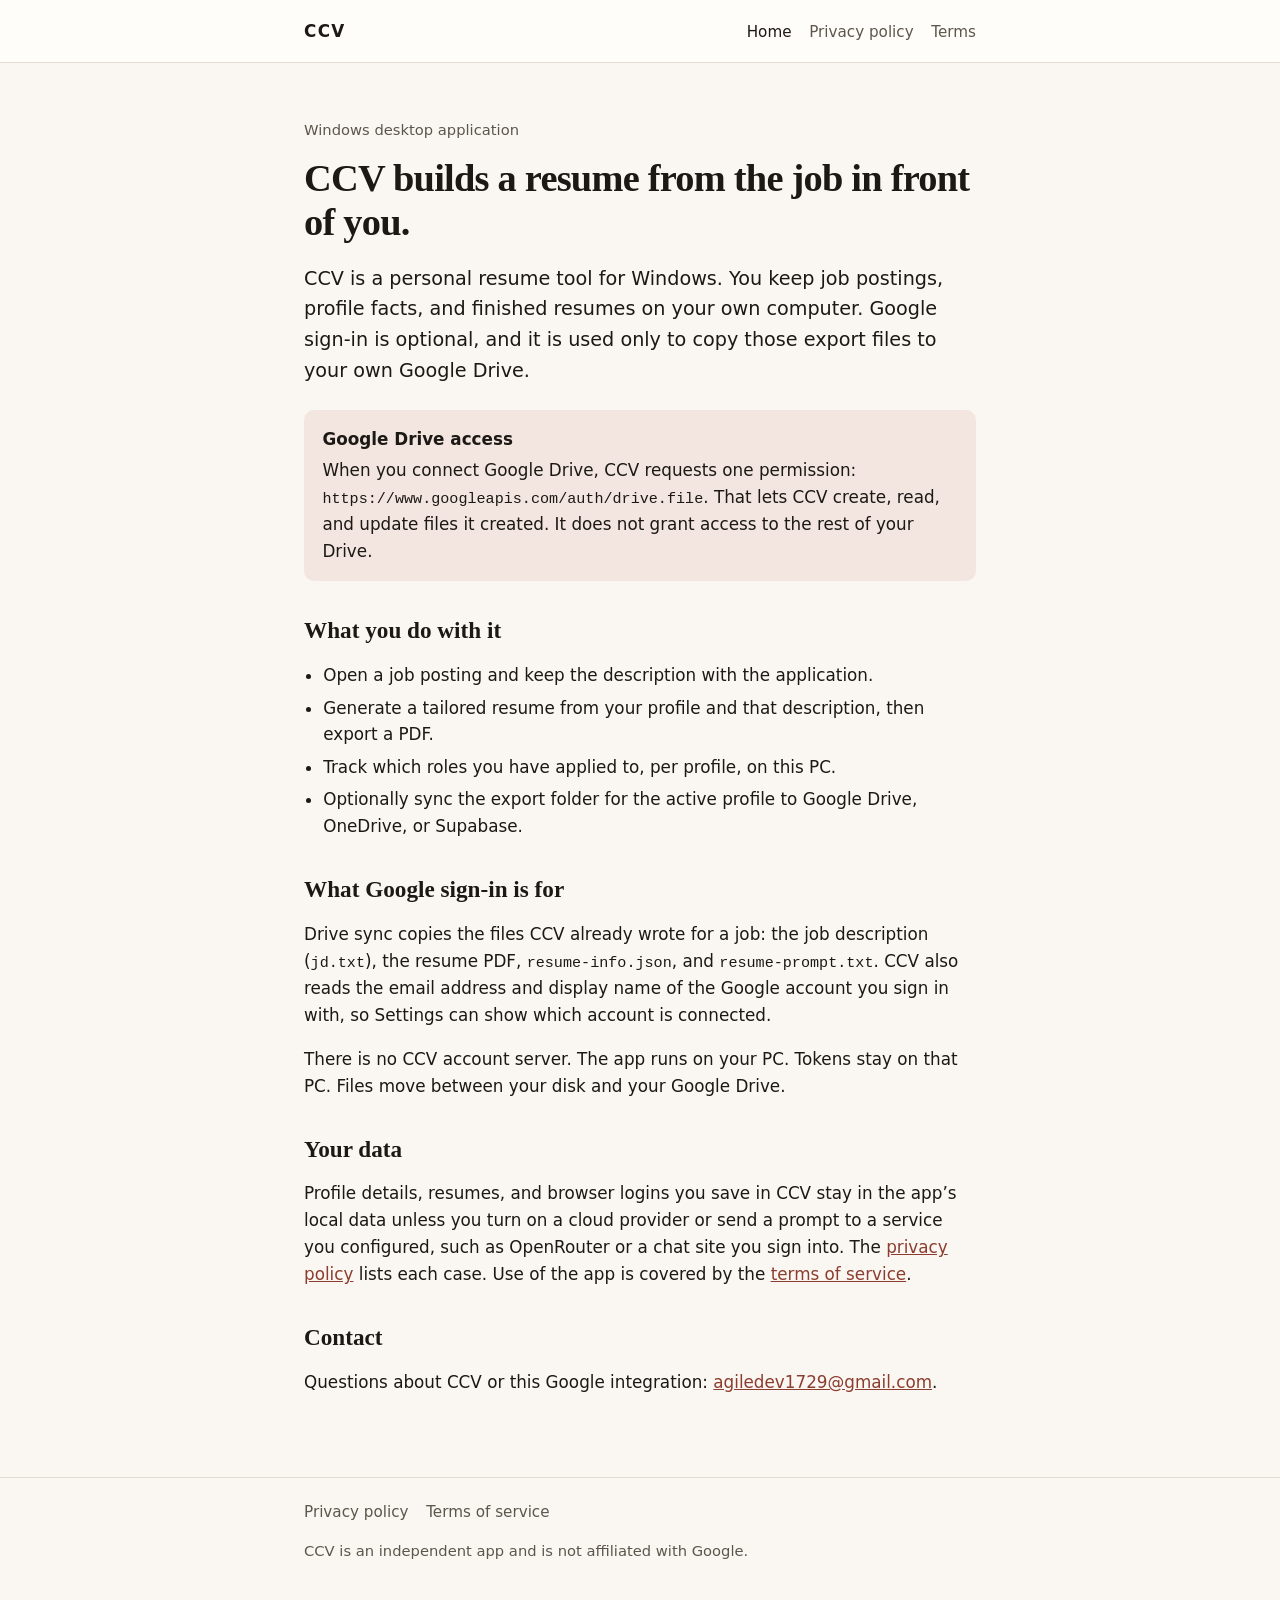
<file: index.html>
<!DOCTYPE html>
<html lang="en">
<head>
  <meta charset="utf-8">
  <meta name="viewport" content="width=device-width, initial-scale=1">
  <title>CCV — Windows resume builder</title>
  <meta name="description" content="CCV is a Windows desktop app that builds tailored resumes from job postings. Optional Google Drive sync stores only the export files CCV creates.">
  <link rel="stylesheet" href="styles.css">
</head>
<body>
  <header>
    <div class="wrap bar">
      <a class="mark" href="index.html">CCV</a>
      <nav>
        <a href="index.html" aria-current="page">Home</a>
        <a href="privacy.html">Privacy policy</a>
        <a href="terms.html">Terms</a>
      </nav>
    </div>
  </header>
  <main class="wrap">
    <p class="meta">Windows desktop application</p>
    <h1>CCV builds a resume from the job in front of you.</h1>
    <p class="lede">CCV is a personal resume tool for Windows. You keep job postings, profile facts, and finished resumes on your own computer. Google sign-in is optional, and it is used only to copy those export files to your own Google Drive.</p>

    <div class="card">
      <strong>Google Drive access</strong>
      When you connect Google Drive, CCV requests one permission: <code>https://www.googleapis.com/auth/drive.file</code>. That lets CCV create, read, and update files it created. It does not grant access to the rest of your Drive.
    </div>

    <h2>What you do with it</h2>
    <ul>
      <li>Open a job posting and keep the description with the application.</li>
      <li>Generate a tailored resume from your profile and that description, then export a PDF.</li>
      <li>Track which roles you have applied to, per profile, on this PC.</li>
      <li>Optionally sync the export folder for the active profile to Google Drive, OneDrive, or Supabase.</li>
    </ul>

    <h2>What Google sign-in is for</h2>
    <p>Drive sync copies the files CCV already wrote for a job: the job description (<code>jd.txt</code>), the resume PDF, <code>resume-info.json</code>, and <code>resume-prompt.txt</code>. CCV also reads the email address and display name of the Google account you sign in with, so Settings can show which account is connected.</p>
    <p>There is no CCV account server. The app runs on your PC. Tokens stay on that PC. Files move between your disk and your Google Drive.</p>

    <h2>Your data</h2>
    <p>Profile details, resumes, and browser logins you save in CCV stay in the app’s local data unless you turn on a cloud provider or send a prompt to a service you configured, such as OpenRouter or a chat site you sign into. The <a href="privacy.html">privacy policy</a> lists each case. Use of the app is covered by the <a href="terms.html">terms of service</a>.</p>

    <h2>Contact</h2>
    <p>Questions about CCV or this Google integration: <a href="mailto:agiledev1729@gmail.com">agiledev1729@gmail.com</a>.</p>
  </main>
  <footer>
    <div class="wrap">
      <nav>
        <a href="privacy.html">Privacy policy</a>
        <a href="terms.html">Terms of service</a>
      </nav>
      <p>CCV is an independent app and is not affiliated with Google.</p>
    </div>
  </footer>
</body>
</html>
</file>
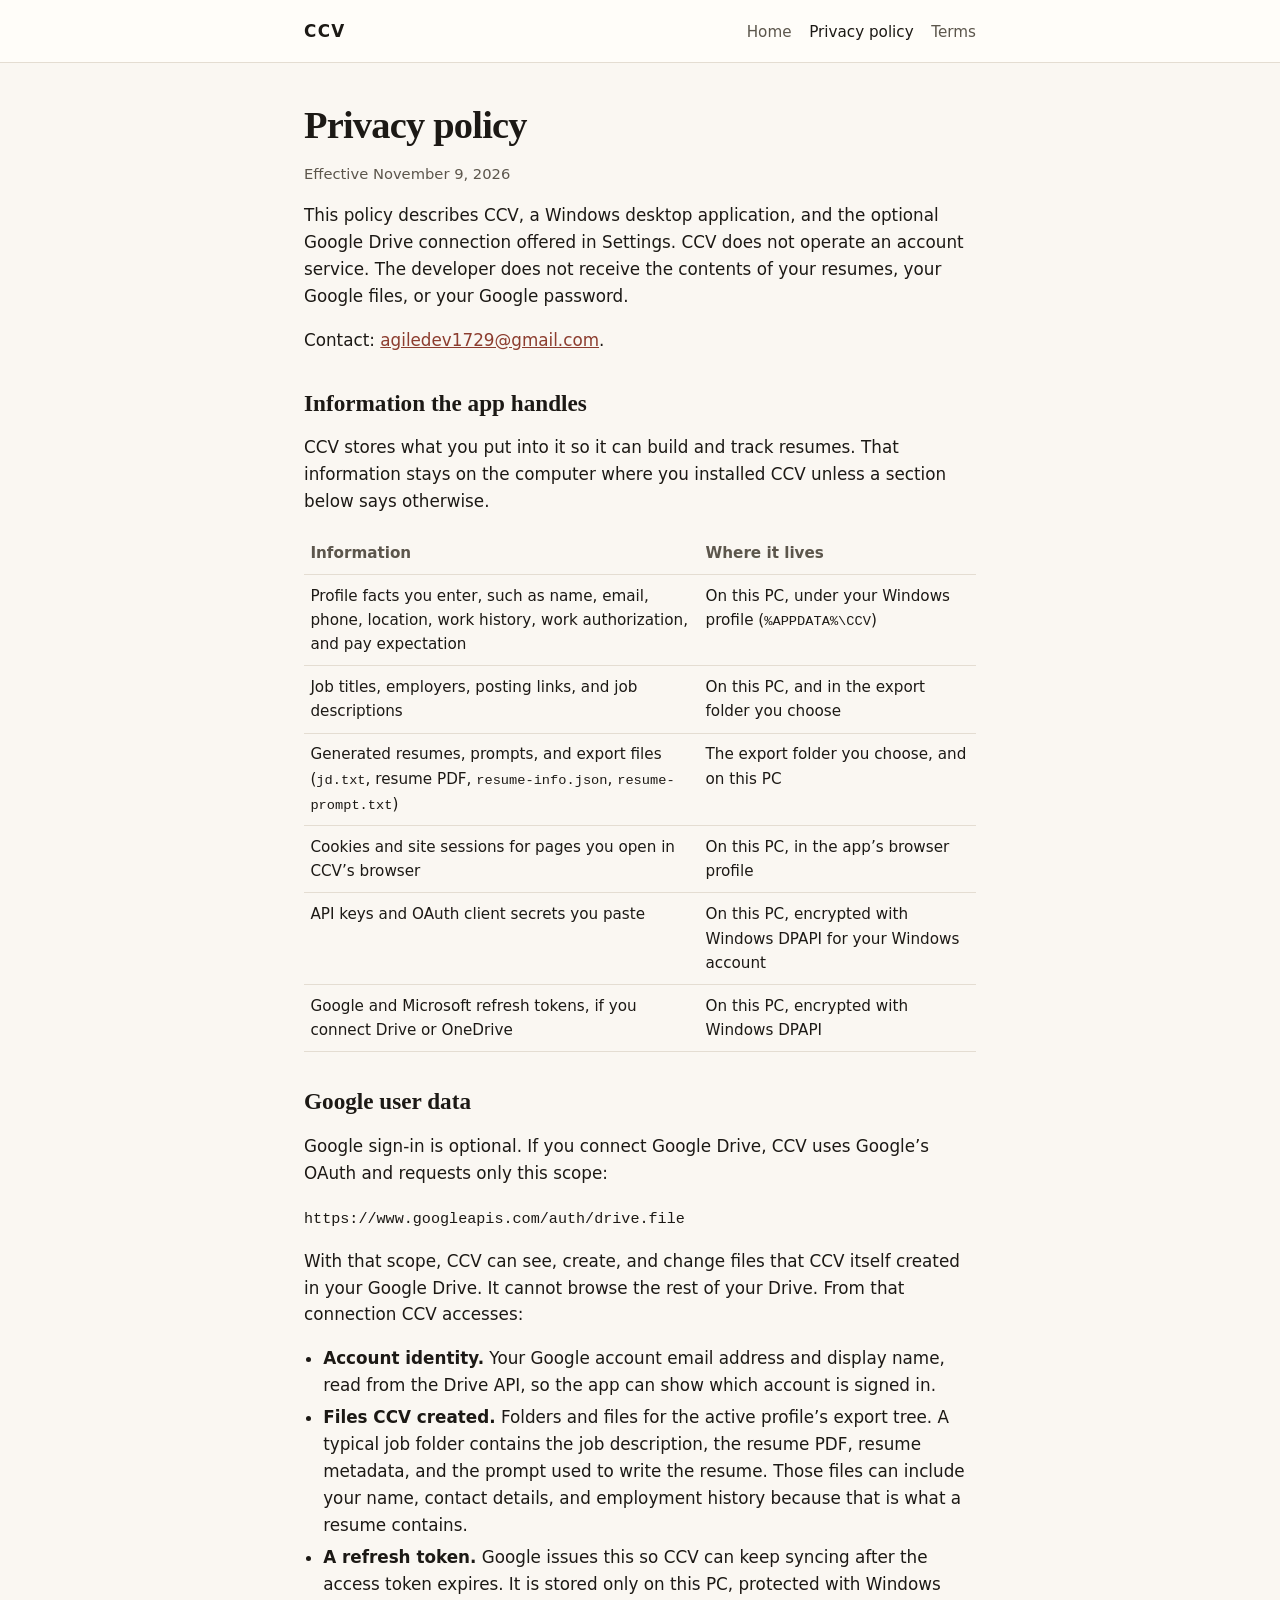
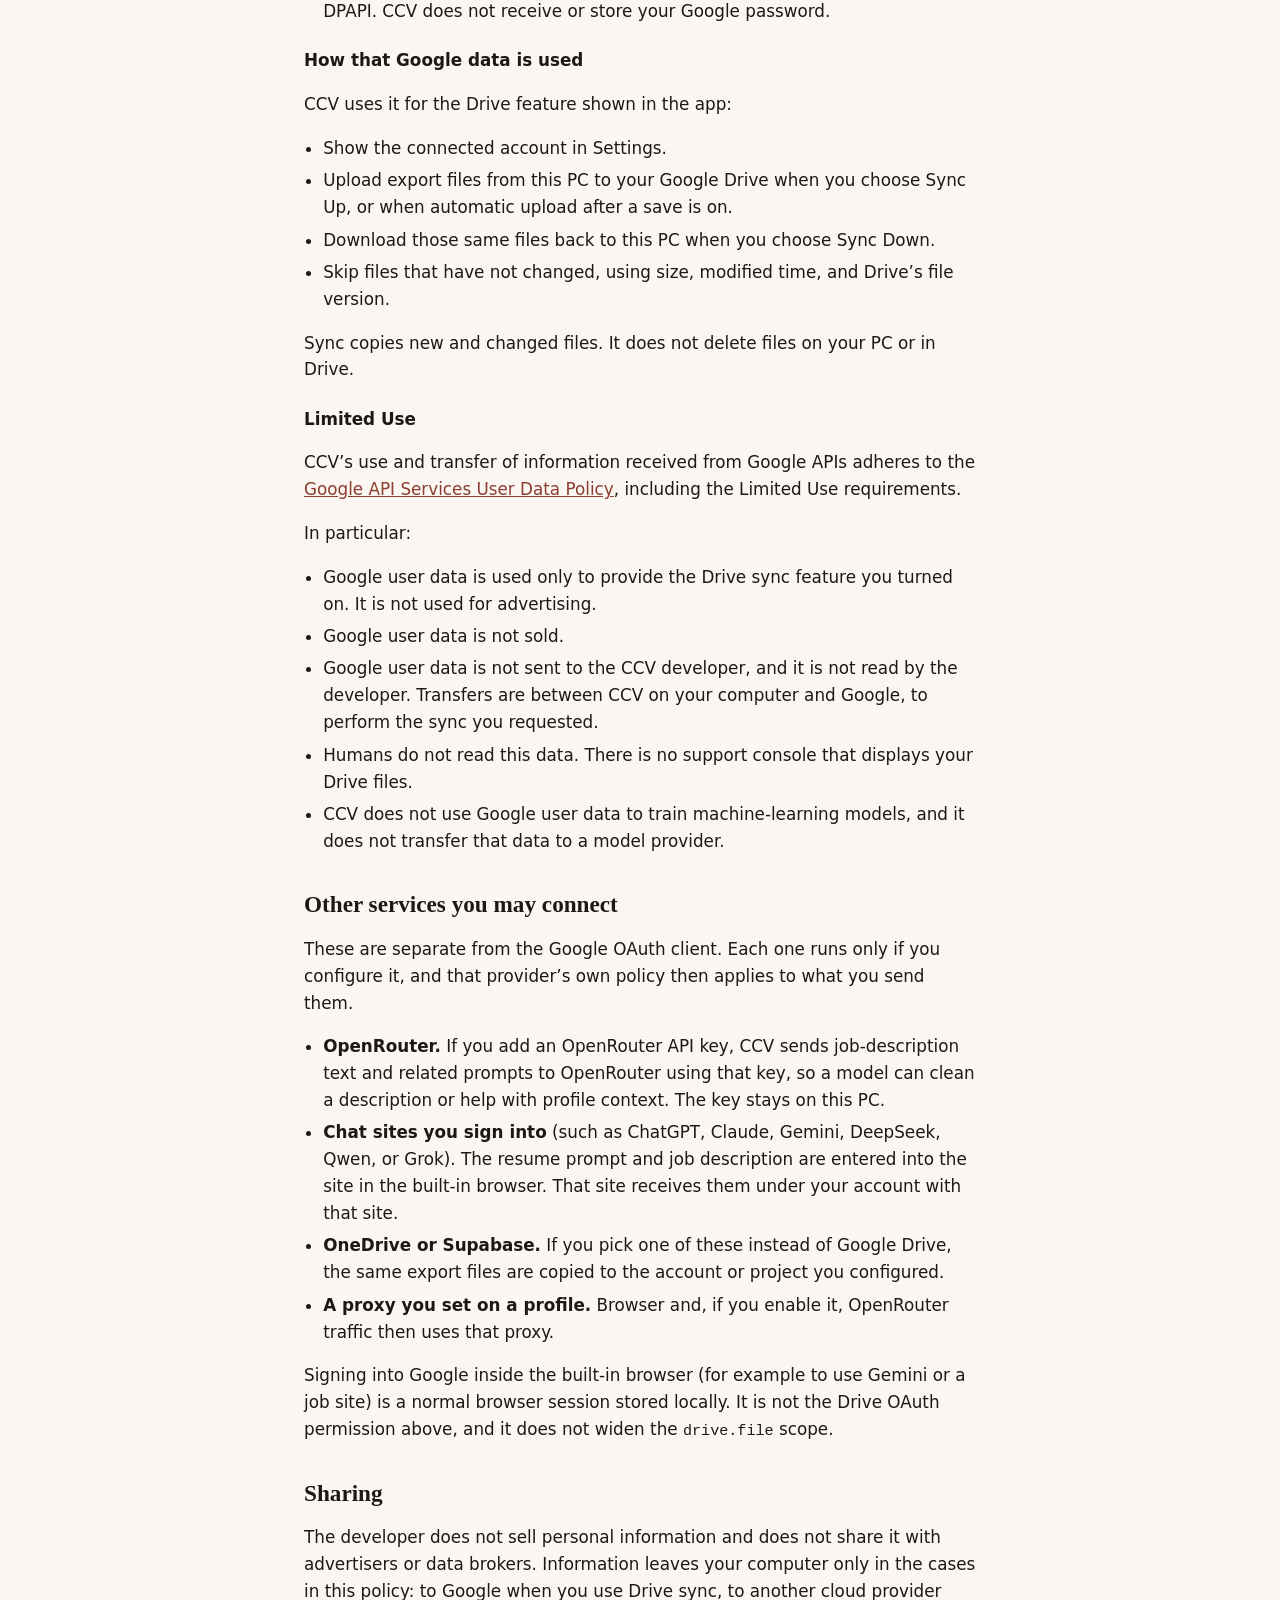
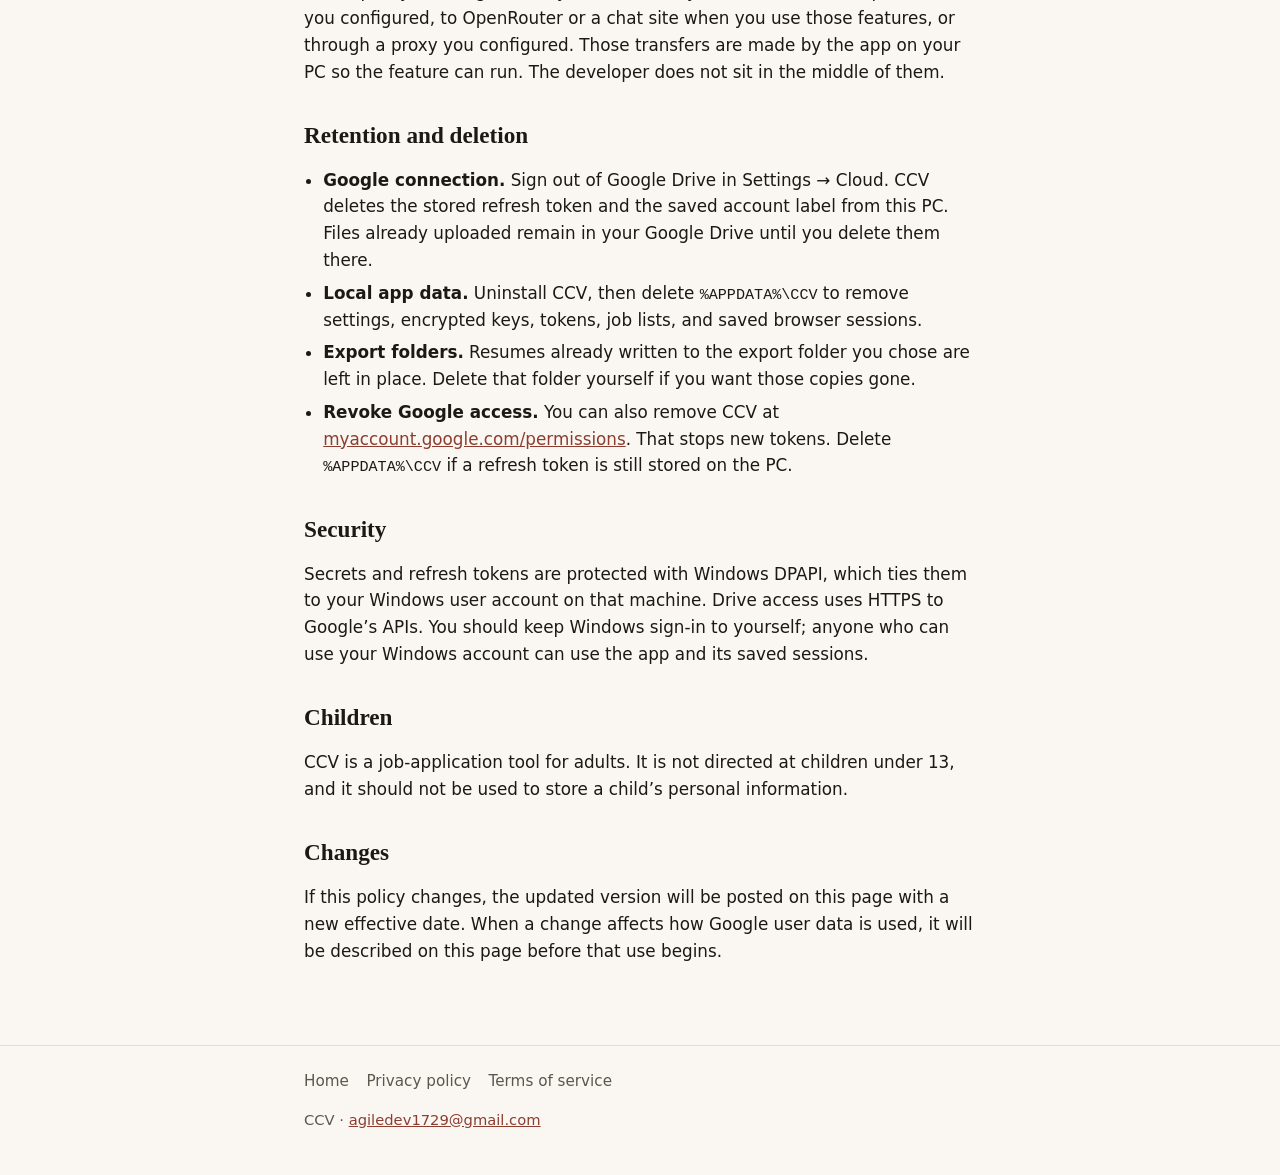
<file: privacy.html>
<!DOCTYPE html>
<html lang="en">
<head>
  <meta charset="utf-8">
  <meta name="viewport" content="width=device-width, initial-scale=1">
  <title>Privacy policy — CCV</title>
  <meta name="description" content="How the CCV Windows app handles information on your PC, including Google account and Google Drive data used for optional file sync.">
  <link rel="stylesheet" href="styles.css">
</head>
<body>
  <header>
    <div class="wrap bar">
      <a class="mark" href="index.html">CCV</a>
      <nav>
        <a href="index.html">Home</a>
        <a href="privacy.html" aria-current="page">Privacy policy</a>
        <a href="terms.html">Terms</a>
      </nav>
    </div>
  </header>
  <main class="wrap">
    <h1>Privacy policy</h1>
    <p class="meta">Effective November 9, 2026</p>
    <p>This policy describes CCV, a Windows desktop application, and the optional Google Drive connection offered in Settings. CCV does not operate an account service. The developer does not receive the contents of your resumes, your Google files, or your Google password.</p>
    <p>Contact: <a href="mailto:agiledev1729@gmail.com">agiledev1729@gmail.com</a>.</p>

    <h2>Information the app handles</h2>
    <p>CCV stores what you put into it so it can build and track resumes. That information stays on the computer where you installed CCV unless a section below says otherwise.</p>
    <table>
      <thead>
        <tr><th>Information</th><th>Where it lives</th></tr>
      </thead>
      <tbody>
        <tr>
          <td>Profile facts you enter, such as name, email, phone, location, work history, work authorization, and pay expectation</td>
          <td>On this PC, under your Windows profile (<code>%APPDATA%\CCV</code>)</td>
        </tr>
        <tr>
          <td>Job titles, employers, posting links, and job descriptions</td>
          <td>On this PC, and in the export folder you choose</td>
        </tr>
        <tr>
          <td>Generated resumes, prompts, and export files (<code>jd.txt</code>, resume PDF, <code>resume-info.json</code>, <code>resume-prompt.txt</code>)</td>
          <td>The export folder you choose, and on this PC</td>
        </tr>
        <tr>
          <td>Cookies and site sessions for pages you open in CCV’s browser</td>
          <td>On this PC, in the app’s browser profile</td>
        </tr>
        <tr>
          <td>API keys and OAuth client secrets you paste</td>
          <td>On this PC, encrypted with Windows DPAPI for your Windows account</td>
        </tr>
        <tr>
          <td>Google and Microsoft refresh tokens, if you connect Drive or OneDrive</td>
          <td>On this PC, encrypted with Windows DPAPI</td>
        </tr>
      </tbody>
    </table>

    <h2>Google user data</h2>
    <p>Google sign-in is optional. If you connect Google Drive, CCV uses Google’s OAuth and requests only this scope:</p>
    <p><code>https://www.googleapis.com/auth/drive.file</code></p>
    <p>With that scope, CCV can see, create, and change files that CCV itself created in your Google Drive. It cannot browse the rest of your Drive. From that connection CCV accesses:</p>
    <ul>
      <li><strong>Account identity.</strong> Your Google account email address and display name, read from the Drive API, so the app can show which account is signed in.</li>
      <li><strong>Files CCV created.</strong> Folders and files for the active profile’s export tree. A typical job folder contains the job description, the resume PDF, resume metadata, and the prompt used to write the resume. Those files can include your name, contact details, and employment history because that is what a resume contains.</li>
      <li><strong>A refresh token.</strong> Google issues this so CCV can keep syncing after the access token expires. It is stored only on this PC, protected with Windows DPAPI. CCV does not receive or store your Google password.</li>
    </ul>

    <h3>How that Google data is used</h3>
    <p>CCV uses it for the Drive feature shown in the app:</p>
    <ul>
      <li>Show the connected account in Settings.</li>
      <li>Upload export files from this PC to your Google Drive when you choose Sync Up, or when automatic upload after a save is on.</li>
      <li>Download those same files back to this PC when you choose Sync Down.</li>
      <li>Skip files that have not changed, using size, modified time, and Drive’s file version.</li>
    </ul>
    <p>Sync copies new and changed files. It does not delete files on your PC or in Drive.</p>

    <h3>Limited Use</h3>
    <p>CCV’s use and transfer of information received from Google APIs adheres to the <a href="https://developers.google.com/terms/api-services-user-data-policy">Google API Services User Data Policy</a>, including the Limited Use requirements.</p>
    <p>In particular:</p>
    <ul>
      <li>Google user data is used only to provide the Drive sync feature you turned on. It is not used for advertising.</li>
      <li>Google user data is not sold.</li>
      <li>Google user data is not sent to the CCV developer, and it is not read by the developer. Transfers are between CCV on your computer and Google, to perform the sync you requested.</li>
      <li>Humans do not read this data. There is no support console that displays your Drive files.</li>
      <li>CCV does not use Google user data to train machine-learning models, and it does not transfer that data to a model provider.</li>
    </ul>

    <h2>Other services you may connect</h2>
    <p>These are separate from the Google OAuth client. Each one runs only if you configure it, and that provider’s own policy then applies to what you send them.</p>
    <ul>
      <li><strong>OpenRouter.</strong> If you add an OpenRouter API key, CCV sends job-description text and related prompts to OpenRouter using that key, so a model can clean a description or help with profile context. The key stays on this PC.</li>
      <li><strong>Chat sites you sign into</strong> (such as ChatGPT, Claude, Gemini, DeepSeek, Qwen, or Grok). The resume prompt and job description are entered into the site in the built-in browser. That site receives them under your account with that site.</li>
      <li><strong>OneDrive or Supabase.</strong> If you pick one of these instead of Google Drive, the same export files are copied to the account or project you configured.</li>
      <li><strong>A proxy you set on a profile.</strong> Browser and, if you enable it, OpenRouter traffic then uses that proxy.</li>
    </ul>
    <p>Signing into Google inside the built-in browser (for example to use Gemini or a job site) is a normal browser session stored locally. It is not the Drive OAuth permission above, and it does not widen the <code>drive.file</code> scope.</p>

    <h2>Sharing</h2>
    <p>The developer does not sell personal information and does not share it with advertisers or data brokers. Information leaves your computer only in the cases in this policy: to Google when you use Drive sync, to another cloud provider you configured, to OpenRouter or a chat site when you use those features, or through a proxy you configured. Those transfers are made by the app on your PC so the feature can run. The developer does not sit in the middle of them.</p>

    <h2>Retention and deletion</h2>
    <ul>
      <li><strong>Google connection.</strong> Sign out of Google Drive in Settings → Cloud. CCV deletes the stored refresh token and the saved account label from this PC. Files already uploaded remain in your Google Drive until you delete them there.</li>
      <li><strong>Local app data.</strong> Uninstall CCV, then delete <code>%APPDATA%\CCV</code> to remove settings, encrypted keys, tokens, job lists, and saved browser sessions.</li>
      <li><strong>Export folders.</strong> Resumes already written to the export folder you chose are left in place. Delete that folder yourself if you want those copies gone.</li>
      <li><strong>Revoke Google access.</strong> You can also remove CCV at <a href="https://myaccount.google.com/permissions">myaccount.google.com/permissions</a>. That stops new tokens. Delete <code>%APPDATA%\CCV</code> if a refresh token is still stored on the PC.</li>
    </ul>

    <h2>Security</h2>
    <p>Secrets and refresh tokens are protected with Windows DPAPI, which ties them to your Windows user account on that machine. Drive access uses HTTPS to Google’s APIs. You should keep Windows sign-in to yourself; anyone who can use your Windows account can use the app and its saved sessions.</p>

    <h2>Children</h2>
    <p>CCV is a job-application tool for adults. It is not directed at children under 13, and it should not be used to store a child’s personal information.</p>

    <h2>Changes</h2>
    <p>If this policy changes, the updated version will be posted on this page with a new effective date. When a change affects how Google user data is used, it will be described on this page before that use begins.</p>
  </main>
  <footer>
    <div class="wrap">
      <nav>
        <a href="index.html">Home</a>
        <a href="privacy.html">Privacy policy</a>
        <a href="terms.html">Terms of service</a>
      </nav>
      <p>CCV · <a href="mailto:agiledev1729@gmail.com">agiledev1729@gmail.com</a></p>
    </div>
  </footer>
</body>
</html>
</file>
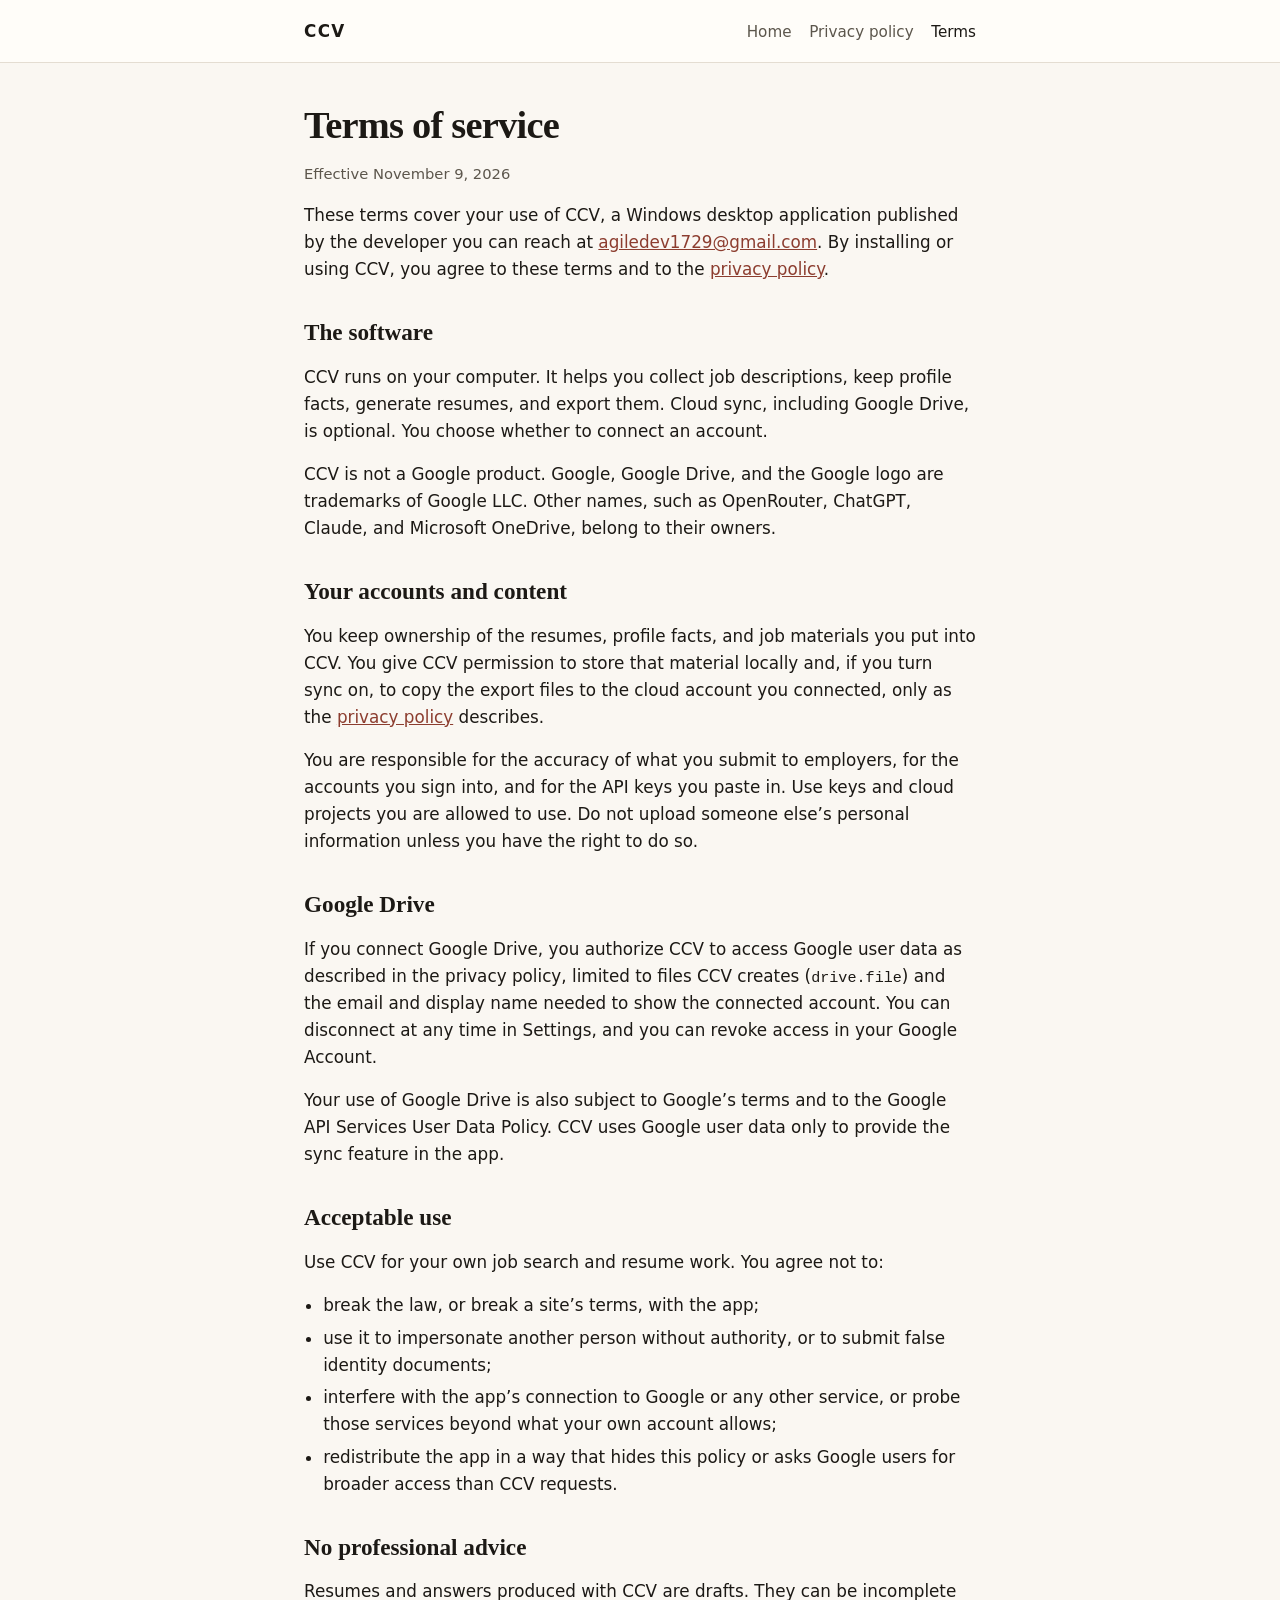
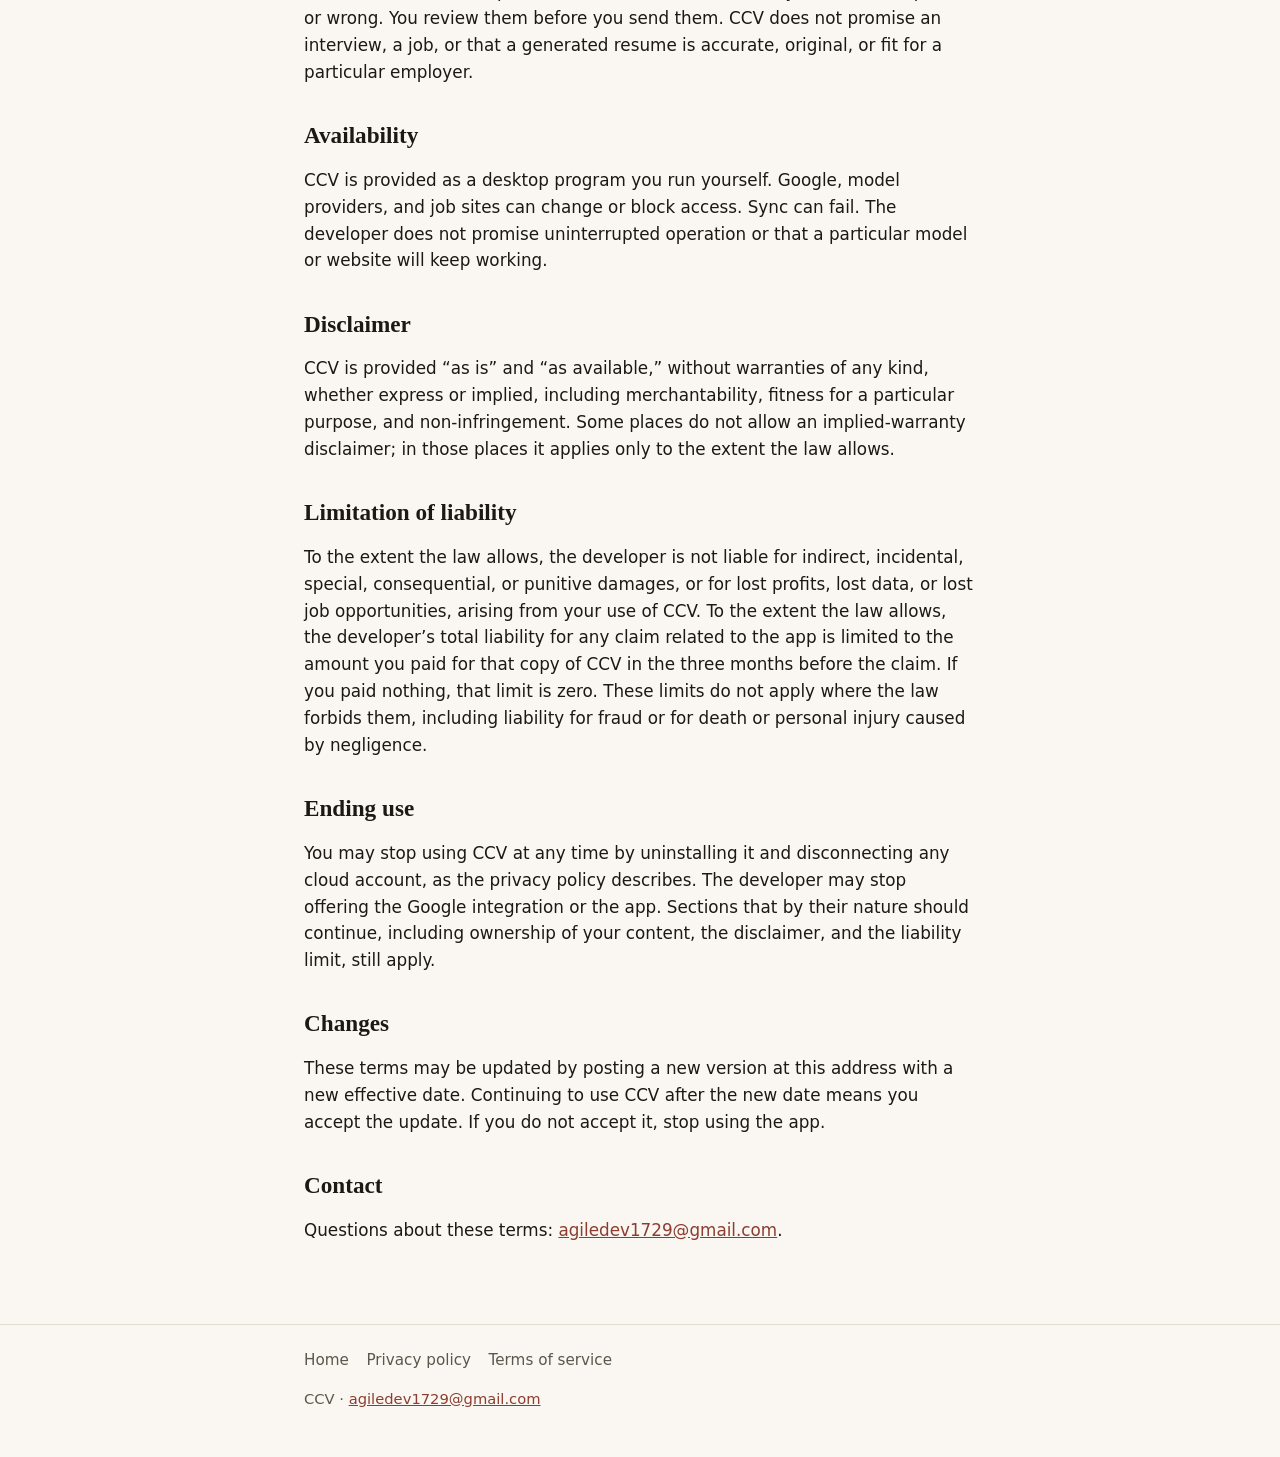
<file: terms.html>
<!DOCTYPE html>
<html lang="en">
<head>
  <meta charset="utf-8">
  <meta name="viewport" content="width=device-width, initial-scale=1">
  <title>Terms of service — CCV</title>
  <meta name="description" content="Terms of service for the CCV Windows desktop app, including optional Google Drive sync.">
  <link rel="stylesheet" href="styles.css">
</head>
<body>
  <header>
    <div class="wrap bar">
      <a class="mark" href="index.html">CCV</a>
      <nav>
        <a href="index.html">Home</a>
        <a href="privacy.html">Privacy policy</a>
        <a href="terms.html" aria-current="page">Terms</a>
      </nav>
    </div>
  </header>
  <main class="wrap">
    <h1>Terms of service</h1>
    <p class="meta">Effective November 9, 2026</p>
    <p>These terms cover your use of CCV, a Windows desktop application published by the developer you can reach at <a href="mailto:agiledev1729@gmail.com">agiledev1729@gmail.com</a>. By installing or using CCV, you agree to these terms and to the <a href="privacy.html">privacy policy</a>.</p>

    <h2>The software</h2>
    <p>CCV runs on your computer. It helps you collect job descriptions, keep profile facts, generate resumes, and export them. Cloud sync, including Google Drive, is optional. You choose whether to connect an account.</p>
    <p>CCV is not a Google product. Google, Google Drive, and the Google logo are trademarks of Google LLC. Other names, such as OpenRouter, ChatGPT, Claude, and Microsoft OneDrive, belong to their owners.</p>

    <h2>Your accounts and content</h2>
    <p>You keep ownership of the resumes, profile facts, and job materials you put into CCV. You give CCV permission to store that material locally and, if you turn sync on, to copy the export files to the cloud account you connected, only as the <a href="privacy.html">privacy policy</a> describes.</p>
    <p>You are responsible for the accuracy of what you submit to employers, for the accounts you sign into, and for the API keys you paste in. Use keys and cloud projects you are allowed to use. Do not upload someone else’s personal information unless you have the right to do so.</p>

    <h2>Google Drive</h2>
    <p>If you connect Google Drive, you authorize CCV to access Google user data as described in the privacy policy, limited to files CCV creates (<code>drive.file</code>) and the email and display name needed to show the connected account. You can disconnect at any time in Settings, and you can revoke access in your Google Account.</p>
    <p>Your use of Google Drive is also subject to Google’s terms and to the Google API Services User Data Policy. CCV uses Google user data only to provide the sync feature in the app.</p>

    <h2>Acceptable use</h2>
    <p>Use CCV for your own job search and resume work. You agree not to:</p>
    <ul>
      <li>break the law, or break a site’s terms, with the app;</li>
      <li>use it to impersonate another person without authority, or to submit false identity documents;</li>
      <li>interfere with the app’s connection to Google or any other service, or probe those services beyond what your own account allows;</li>
      <li>redistribute the app in a way that hides this policy or asks Google users for broader access than CCV requests.</li>
    </ul>

    <h2>No professional advice</h2>
    <p>Resumes and answers produced with CCV are drafts. They can be incomplete or wrong. You review them before you send them. CCV does not promise an interview, a job, or that a generated resume is accurate, original, or fit for a particular employer.</p>

    <h2>Availability</h2>
    <p>CCV is provided as a desktop program you run yourself. Google, model providers, and job sites can change or block access. Sync can fail. The developer does not promise uninterrupted operation or that a particular model or website will keep working.</p>

    <h2>Disclaimer</h2>
    <p>CCV is provided “as is” and “as available,” without warranties of any kind, whether express or implied, including merchantability, fitness for a particular purpose, and non-infringement. Some places do not allow an implied-warranty disclaimer; in those places it applies only to the extent the law allows.</p>

    <h2>Limitation of liability</h2>
    <p>To the extent the law allows, the developer is not liable for indirect, incidental, special, consequential, or punitive damages, or for lost profits, lost data, or lost job opportunities, arising from your use of CCV. To the extent the law allows, the developer’s total liability for any claim related to the app is limited to the amount you paid for that copy of CCV in the three months before the claim. If you paid nothing, that limit is zero. These limits do not apply where the law forbids them, including liability for fraud or for death or personal injury caused by negligence.</p>

    <h2>Ending use</h2>
    <p>You may stop using CCV at any time by uninstalling it and disconnecting any cloud account, as the privacy policy describes. The developer may stop offering the Google integration or the app. Sections that by their nature should continue, including ownership of your content, the disclaimer, and the liability limit, still apply.</p>

    <h2>Changes</h2>
    <p>These terms may be updated by posting a new version at this address with a new effective date. Continuing to use CCV after the new date means you accept the update. If you do not accept it, stop using the app.</p>

    <h2>Contact</h2>
    <p>Questions about these terms: <a href="mailto:agiledev1729@gmail.com">agiledev1729@gmail.com</a>.</p>
  </main>
  <footer>
    <div class="wrap">
      <nav>
        <a href="index.html">Home</a>
        <a href="privacy.html">Privacy policy</a>
        <a href="terms.html">Terms of service</a>
      </nav>
      <p>CCV · <a href="mailto:agiledev1729@gmail.com">agiledev1729@gmail.com</a></p>
    </div>
  </footer>
</body>
</html>
</file>
<file: styles.css>
:root {
  --ink: #1c1915;
  --muted: #5c564c;
  --line: #e4ddd2;
  --paper: #faf7f2;
  --card: #fffdf9;
  --accent: #8c3d2f;
  --accent-soft: #f3e6e1;
  --max: 42rem;
}

* { box-sizing: border-box; }

html { scroll-behavior: smooth; }

body {
  margin: 0;
  background: var(--paper);
  color: var(--ink);
  font-family: "Segoe UI", "Source Sans 3", system-ui, sans-serif;
  font-size: 1.05rem;
  line-height: 1.6;
}

a { color: var(--accent); }

a:hover { text-decoration-thickness: 2px; }

.wrap {
  width: min(calc(100% - 2.5rem), var(--max));
  margin: 0 auto;
}

header {
  border-bottom: 1px solid var(--line);
  background: var(--card);
}

.bar {
  display: flex;
  align-items: baseline;
  justify-content: space-between;
  gap: 1rem;
  padding: 1.1rem 0;
}

.mark {
  color: inherit;
  font-weight: 700;
  letter-spacing: 0.08em;
  text-decoration: none;
}

nav { display: flex; gap: 1.1rem; }

nav a { color: var(--muted); text-decoration: none; font-size: 0.95rem; }

nav a[aria-current="page"],
nav a:hover { color: var(--ink); }

main { padding: 2.5rem 0 4rem; }

h1 {
  margin: 0 0 0.6rem;
  font-family: Georgia, "Iowan Old Style", "Palatino Linotype", serif;
  font-size: 2.4rem;
  font-weight: 600;
  letter-spacing: -0.02em;
  line-height: 1.15;
}

h2 {
  margin: 2.2rem 0 0.5rem;
  font-family: Georgia, "Iowan Old Style", "Palatino Linotype", serif;
  font-size: 1.45rem;
  font-weight: 600;
  line-height: 1.25;
}

h3 { margin: 1.4rem 0 0.3rem; font-size: 1.05rem; }

.lede { font-size: 1.2rem; color: var(--ink); }

.meta { color: var(--muted); font-size: 0.92rem; }

.card {
  margin: 1.5rem 0;
  padding: 1rem 1.15rem;
  background: var(--accent-soft);
  border-radius: 10px;
}

.card strong { display: block; margin-bottom: 0.25rem; }

ul, ol { padding-left: 1.2rem; }

li { margin: 0.35rem 0; }

table {
  width: 100%;
  border-collapse: collapse;
  font-size: 0.95rem;
}

th, td {
  text-align: left;
  vertical-align: top;
  padding: 0.55rem 0.4rem;
  border-bottom: 1px solid var(--line);
}

th { color: var(--muted); font-weight: 600; }

code {
  font-family: Consolas, "Cascadia Mono", monospace;
  font-size: 0.9em;
}

footer {
  border-top: 1px solid var(--line);
  color: var(--muted);
  font-size: 0.92rem;
  padding: 1.4rem 0 2rem;
}

footer nav { margin-bottom: 0.4rem; }
</file>
